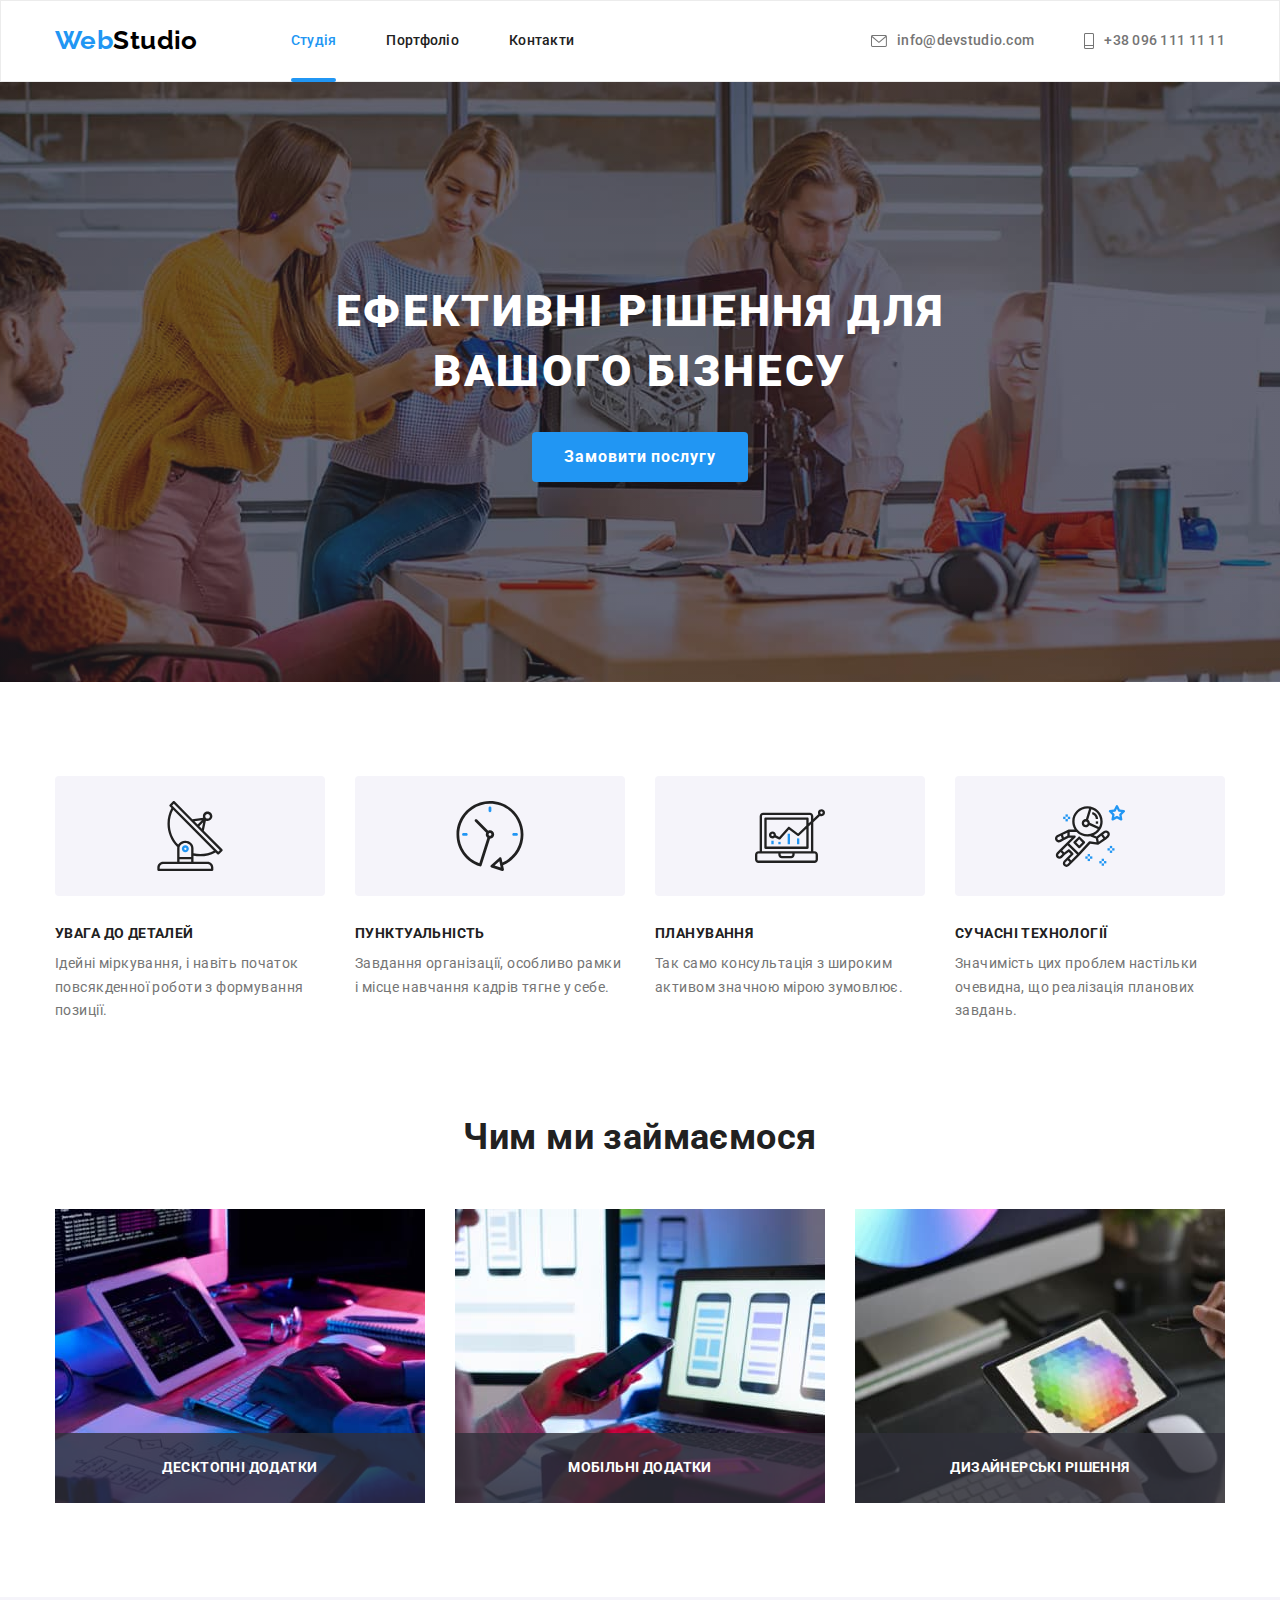
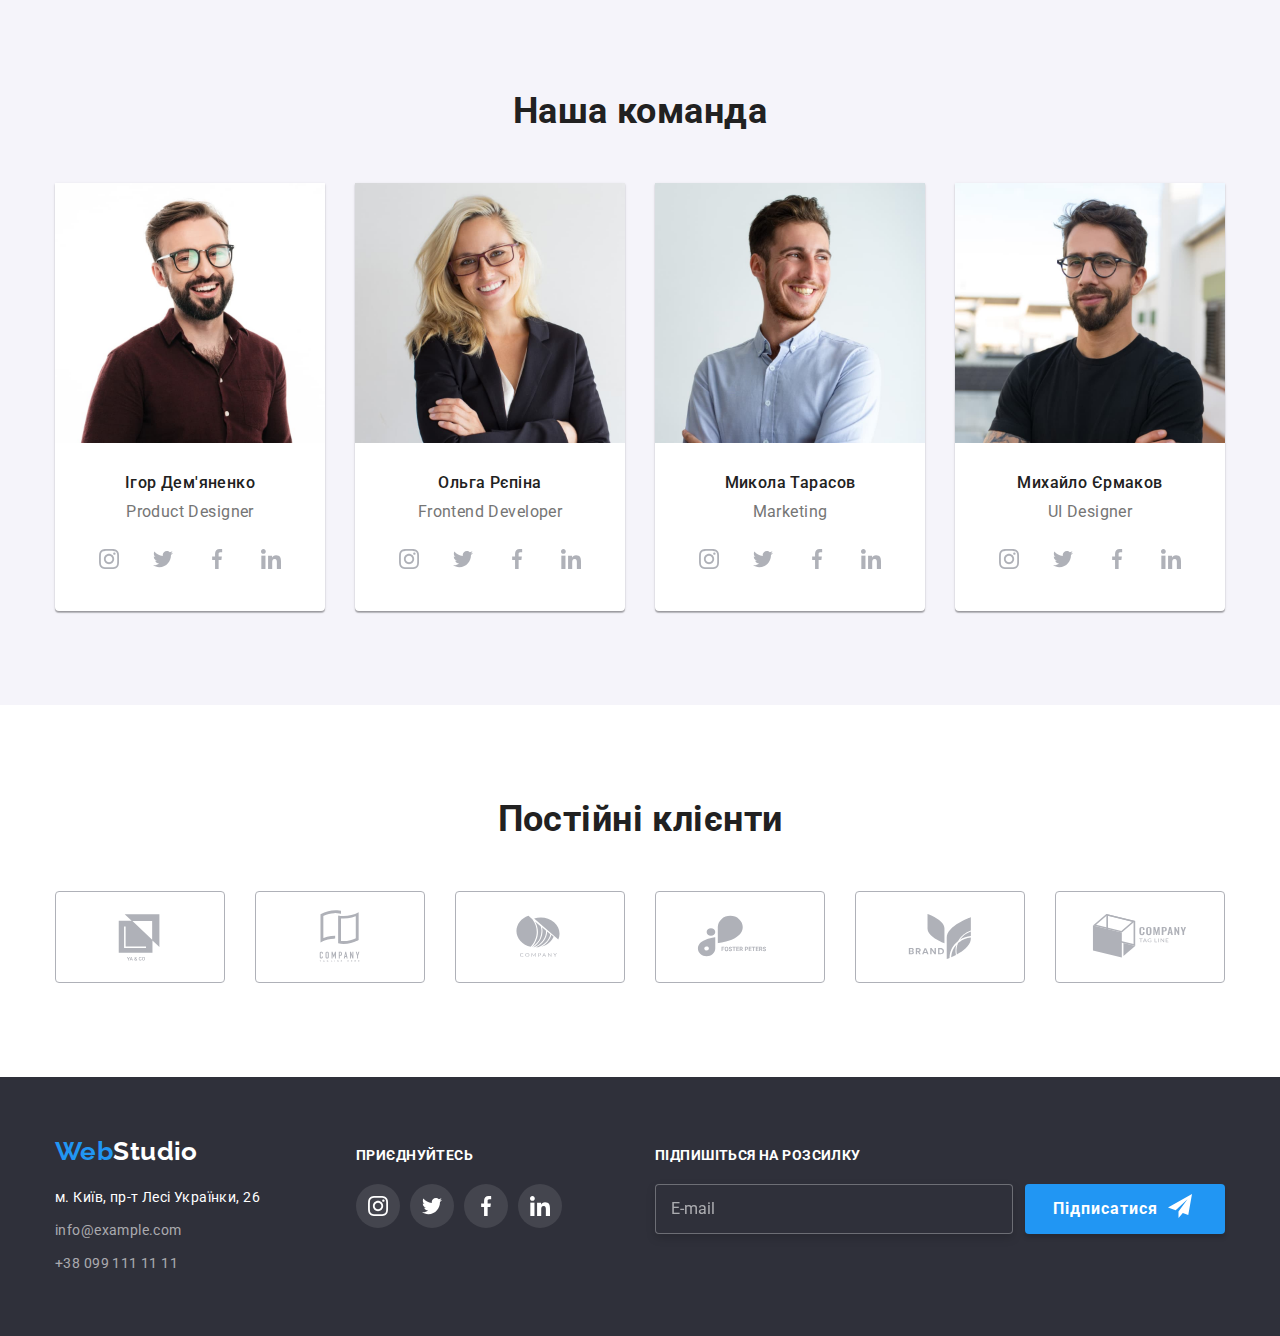
<file: index.html>
<!DOCTYPE html>
<html lang="uk">
  <head>
    <meta charset="UTF-8" />
    <meta http-equiv="X-UA-Compatible" content="IE=edge" />
    <meta name="viewport" content="width=device-width, initial-scale=1.0" />
    <link rel="preconnect" href="https://fonts.googleapis.com" />
    <link rel="preconnect" href="https://fonts.gstatic.com" crossorigin />
    <title>WebStudio</title>
    <!-- styles css -->
    <link
      href="https://fonts.googleapis.com/css2?family=Raleway:wght@700&family=Roboto:wght@400;500;700;900&display=swap"
      rel="stylesheet"
    />
    <link
      rel="stylesheet"
      href="https://cdnjs.cloudflare.com/ajax/libs/modern-normalize/1.1.0/modern-normalize.min.css"
    />
    <!-- <link rel="stylesheet" href="./css/styles.css" /> -->
    <link rel="stylesheet" href="./css/main.min.css">
  </head>
  <body>
    <!-- header -->
    <header class="studio-header">
      <div class="container">
        <nav class="menu-nav">
          <a class="logo-up link" href="./index.html">
            <span class="logo__part-color">Web</span>Studio</a
          >
          <ul class="menu-nav-list list">
            <li class="menu-nav__item">
              <a class="menu-nav__link link" href="./index.html"
                ><span class="link-active">Студія</span></a
              >
            </li>
            <li class="menu-nav__item">
              <a class="menu-nav__link link" href="portfolio.html">Портфоліо</a>
            </li>
            <li class="menu-nav__item">
              <a class="menu-nav__link link" href="">Контакти</a>
            </li>
          </ul>
        </nav>
        <ul class="list-contact list">
          <li class="list-contact__item">
            <a class="list-contact-link link" href="mailto:info@devstudio.com"
              ><svg class="header-contact-mail" width="16" height="12px">
                <use href="./images/sprite.svg#icon-mail"></use>
              </svg>
              info@devstudio.com</a
            >
          </li>
          <li class="list-contact__item">
            <a class="list-contact-link link" href="tel+380961111111"
              ><svg class="header-contact-phone" width="10px" height="16px">
                <use href="./images/sprite.svg#icon-phone"></use>
              </svg>
              +38 096 111 11 11</a
            >
          </li>
        </ul>
      </div>
    </header>
    <main>
      <!-- hero -->
      <section class="hero section">
        <div class="container">
          <h1 class="hero__title">Ефективні рішення для вашого бізнесу</h1>
          <button
            type="button"
            class="button-active hero-btn button "
            data-modal-open
          >
            Замовити послугу
          </button>
        </div>
      </section>
      <!-- techniligy -->
      <section class="technology section">
        <div class="container">
          <h2 class="visually-hidden">Переваги</h2>
          <ul class="technology-list list">
            <li class="technology-list__item">
              <div class="technology__icon">
                <svg class="technology__icon-pick">
                  <use
                    lang="en"
                    aria-label="icon antenna"
                    href="./images/sprite.svg#icon-antenna"
                  ></use>
                </svg>
              </div>
              <h3 class="technology__title">УВАГА ДО ДЕТАЛЕЙ</h3>
              <p class="technology__paragraph">
                Ідейні міркування, і навіть початок повсякденної роботи з
                формування позиції.
              </p>
            </li>
            <li class="technology-list__item">
              <div class="technology__icon">
                <svg class="technology__icon-pick">
                  <use
                    lang="en"
                    aria-label="icon clock"
                    href="./images/sprite.svg#icon-clock"
                  ></use>
                </svg>
              </div>
              <h3 class="technology__title">ПУНКТУАЛЬНІСТЬ</h3>
              <p class="technology__paragraph">
                Завдання організації, особливо рамки і місце навчання кадрів
                тягне у себе.
              </p>
            </li>
            <li class="technology-list__item">
              <div class="technology__icon">
                <svg class="technology__icon-pick">
                  <use
                    lang="en"
                    aria-label="icon diagram"
                    href="./images/sprite.svg#icon-diagram"
                  ></use>
                </svg>
              </div>
              <h3 class="technology__title">ПЛАНУВАННЯ</h3>
              <p class="technology__paragraph">
                Так само консультація з широким активом значною мірою зумовлює.
              </p>
            </li>
            <li class="technology-list__item">
              <div class="technology__icon">
                <svg class="technology__icon-pick">
                  <use
                    lang="en"
                    aria-label="icon astronaut"
                    href="./images/sprite.svg#icon-astronaut"
                  ></use>
                </svg>
              </div>
              <h3 class="technology__title">СУЧАСНІ ТЕХНОЛОГІЇ</h3>
              <p class="technology__paragraph">
                Значимість цих проблем настільки очевидна, що реалізація
                планових завдань.
              </p>
            </li>
          </ul>
        </div>
      </section>
      <!-- prezents -->
      <section class="prezents section">
        <div class="container">
          <h2 class="prezents_title">Чим ми займаємося</h2>
          <ul class="prezents-list list">
            <li class="prezents-list__item">
              <div class="prezents__position">
                <img
                  class="prezents-list__img"
                  src="./images/about-1.jpg"
                  alt="веб технології"
                  width="370"
                  height="294"
                />
                <div class="prezents_title-text">
                  <p>Десктопні додатки</p>
                </div>
              </div>
            </li>
            <li class="prezents-list__item">
              <div class="prezents__position">
                <img
                  class="prezents-list__img"
                  src="./images/about-2.jpg"
                  alt="адаптація для мобільних пристроїв"
                  width="370"
                  height="294"
                />
                <div class="prezents_title-text">
                  <p>Мобільні додатки</p>
                </div>
              </div>
            </li>
            <li class="prezents-list__item">
              <div class="prezents__position">
                <img
                  class="prezents-list__img"
                  src="./images/about-3.jpg"
                  alt="спільне середовище пк та мобільних пристроїв"
                  width="370"
                  height="294"
                />
                <div class="prezents_title-text">
                  <p>Дизайнерські рішення</p>
                </div>
              </div>
            </li>
          </ul>
        </div>
      </section>
      <!-- team -->
      <section class="team section">
        <div class="container">
          <h2 class="team__title">Наша команда</h2>
          <ul class="team-list list">
            <li class="team-list__item">
              <img
                class="team-list__img"
                src="./images/team/team-1.jpg"
                alt="Ігор Дем'яненко проджект менеджер"
                width="270"
                height="260"
              />
              <div class="card">
                <h3 class="team__title-name">Ігор Дем'яненко</h3>
                <p class="team__paragraph">Product Designer</p>
                <ul class="social-icon-list list">
                  <li class="social-link__item">
                    <a class="social-link" href=""
                      ><svg
                        lang="en"
                        aria-label="instagram icon"
                        class="social-link__icon"
                      >
                        <use href="./images/sprite.svg#icon-instagram"></use>
                      </svg>
                    </a>
                  </li>
                  <li class="social-link__item">
                    <a class="social-link" href=""
                      ><svg
                        lang="en"
                        aria-label="twitter icon"
                        class="social-link__icon"
                      >
                        <use href="./images/sprite.svg#icon-twitter"></use>
                      </svg>
                    </a>
                  </li>
                  <li class="social-link__item">
                    <a class="social-link" href=""
                      ><svg
                        lang="en"
                        aria-label="facebook icon"
                        class="social-link__icon"
                      >
                        <use href="./images/sprite.svg#icon-facebook"></use>
                      </svg>
                    </a>
                  </li>
                  <li class="social-link__item">
                    <a class="social-link" href=""
                      ><svg
                        lang="en"
                        aria-label="linkedim icon"
                        class="social-link__icon"
                      >
                        <use href="./images/sprite.svg#icon-linkedin"></use>
                      </svg>
                    </a>
                  </li>
                </ul>
              </div>
            </li>
            <li class="team-list__item">
              <img
                class="team-list__img"
                src="./images/team/team-2.jpg"
                alt="Ольга Рєпіна розробник"
                width="270"
                height="260"
              />
              <div class="card">
                <h3 class="team__title-name">Ольга Рєпіна</h3>
                <p class="team__paragraph">Frontend Developer</p>
                <ul class="social-icon-list list">
                  <li class="social-link__item">
                    <a class="social-link" href=""
                      ><svg
                        lang="en"
                        aria-label="instagram icon"
                        class="social-link__icon"
                      >
                        <use href="./images/sprite.svg#icon-instagram"></use>
                      </svg>
                    </a>
                  </li>
                  <li class="social-link__item">
                    <a class="social-link" href=""
                      ><svg
                        lang="en"
                        aria-label="twitter icon"
                        class="social-link__icon"
                      >
                        <use href="./images/sprite.svg#icon-twitter"></use>
                      </svg>
                    </a>
                  </li>
                  <li class="social-link__item">
                    <a class="social-link" href=""
                      ><svg
                        lang="en"
                        aria-label="facebook icon"
                        class="social-link__icon"
                      >
                        <use href="./images/sprite.svg#icon-facebook"></use>
                      </svg>
                    </a>
                  </li>
                  <li class="social-link__item">
                    <a class="social-link" href=""
                      ><svg
                        lang="en"
                        aria-label="linkedim icon"
                        class="social-link__icon"
                      >
                        <use href="./images/sprite.svg#icon-linkedin"></use>
                      </svg>
                    </a>
                  </li>
                </ul>
              </div>
            </li>
            <li class="team-list__item">
              <img
                class="team-list__img"
                src="./images/team/team-3.jpg"
                alt="Микола Тарасов маркетолог"
                width="270"
                height="260"
              />
              <div class="card">
                <h3 class="team__title-name">Микола Тарасов</h3>
                <p class="team__paragraph">Marketing</p>
                <ul class="social-icon-list list">
                  <li class="social-link__item">
                    <a class="social-link" href=""
                      ><svg
                        lang="en"
                        aria-label="instagram icon"
                        class="social-link__icon"
                      >
                        <use href="./images/sprite.svg#icon-instagram"></use>
                      </svg>
                    </a>
                  </li>
                  <li class="social-link__item">
                    <a class="social-link" href=""
                      ><svg
                        lang="en"
                        aria-label="twitter icon"
                        class="social-link__icon"
                      >
                        <use href="./images/sprite.svg#icon-twitter"></use>
                      </svg>
                    </a>
                  </li>
                  <li class="social-link__item">
                    <a class="social-link" href=""
                      ><svg
                        lang="en"
                        aria-label="facebook icon"
                        class="social-link__icon"
                      >
                        <use href="./images/sprite.svg#icon-facebook"></use>
                      </svg>
                    </a>
                  </li>
                  <li class="social-link__item">
                    <a class="social-link" href=""
                      ><svg
                        lang="en"
                        aria-label="linkedim icon"
                        class="social-link__icon"
                      >
                        <use href="./images/sprite.svg#icon-linkedin"></use>
                      </svg>
                    </a>
                  </li>
                </ul>
              </div>
            </li>
            <li class="team-list__item">
              <img
                class="team-list__img"
                src="./images/team/team-4.jpg"
                alt="Михайло Єрмаков дизайнер"
                width="270"
                height="260"
              />
              <div class="card">
                <h3 class="team__title-name">Михайло Єрмаков</h3>
                <p class="team__paragraph">UI Designer</p>
                <ul class="social-icon-list list">
                  <li class="social-link__item">
                    <a class="social-link" href=""
                      ><svg
                        lang="en"
                        aria-label="instagram icon"
                        class="social-link__icon"
                      >
                        <use href="./images/sprite.svg#icon-instagram"></use>
                      </svg>
                    </a>
                  </li>
                  <li class="social-link__item">
                    <a class="social-link" href=""
                      ><svg
                        lang="en"
                        aria-label="twitter icon"
                        class="social-link__icon"
                      >
                        <use href="./images/sprite.svg#icon-twitter"></use>
                      </svg>
                    </a>
                  </li>
                  <li class="social-link__item">
                    <a class="social-link" href=""
                      ><svg
                        lang="en"
                        aria-label="facebook icon"
                        class="social-link__icon"
                      >
                        <use href="./images/sprite.svg#icon-facebook"></use>
                      </svg>
                    </a>
                  </li>
                  <li class="social-link__item">
                    <a class="social-link" href=""
                      ><svg
                        lang="en"
                        aria-label="linkedim icon"
                        class="social-link__icon"
                      >
                        <use href="./images/sprite.svg#icon-linkedin"></use>
                      </svg>
                    </a>
                  </li>
                </ul>
              </div>
            </li>
          </ul>
        </div>
      </section>
      <!-- customers -->
      <section class="customers section">
        <div class="container">
          <h2 class="team__title">Постійні клієнти</h2>
          <ul class="customers-list list">
            <li class="customers-list-item">
              <a class="customer-link-icon" href="">
                <svg
                  lang="en"
                  aria-label="icon ya and co"
                  class="customers-icon-border"
                >
                  <use
                    class="customers-icon"
                    href="./images/sprite.svg#icon-ya-and-co"
                  ></use>
                </svg>
              </a>
            </li>
            <li class="customers-list-item">
              <a class="customer-link-icon" href="">
                <svg
                  lang="en"
                  aria-label="icon tagline company"
                  class="customers-icon-border"
                >
                  <use
                    class="customers-icon"
                    href="./images/sprite.svg#icon-tagline-company"
                  ></use>
                </svg>
              </a>
            </li>

            <li class="customers-list-item">
              <a class="customer-link-icon" href="">
                <svg
                  lang="en"
                  aria-label="icon company 3"
                  class="customers-icon-border"
                >
                  <use
                    class="customers-icon"
                    href="./images/sprite.svg#icon-company-3"
                  ></use>
                </svg>
              </a>
            </li>
            <li class="customers-list-item">
              <a class="customer-link-icon" href="">
                <svg
                  lang="en"
                  aria-label="icon foster peters"
                  class="customers-icon-border"
                >
                  <use
                    class="customers-icon"
                    href="./images/sprite.svg#icon-foster-peters"
                  ></use>
                </svg>
              </a>
            </li>
            <li class="customers-list-item">
              <a class="customer-link-icon" href="">
                <svg
                  lang="en"
                  aria-label="icon brand"
                  class="customers-icon-border"
                >
                  <use
                    class="customers-icon"
                    href="./images/sprite.svg#icon-brand"
                  ></use>
                </svg>
              </a>
            </li>
            <li class="customers-list-item">
              <a class="customer-link-icon" href="">
                <svg
                  lang="en"
                  aria-label="icon tl company"
                  class="customers-icon-border"
                >
                  <use
                    class="customers-icon"
                    href="./images/sprite.svg#icon-tl-company"
                  ></use>
                </svg>
              </a>
            </li>
          </ul>
        </div>
      </section>
    </main>
    <!-- footer -->
    <footer class="studio-footer">
      <div class="container">
        <address class="footer-address">
          <a class="link logo-down-link" href="./index.html">
            <span class="logo__part-color">Web</span>Studio</a
          >
          <ul class="list">
            <li class="address__item link">
              <a
                class="address address-nav-link link"
                href="https://goo.gl/maps/ZnqAECNUkRY8YoW6A"
                target="_blank"
                >м. Київ, пр-т Лесі Українки, 26</a
              >
            </li>
            <li class="address__item">
              <a
                class="address address-link link"
                href="mailto:info@example.com"
                >info@example.com</a
              >
            </li>
            <li class="address__item">
              <a class="address address-link link" href="tel:+380991111111"
                >+38 099 111 11 11</a
              >
            </li>
          </ul>
        </address>
        <div class="follow">
          <p class="follow__icon-title">приєднуйтесь</p>
          <ul class="social-icon-list list">
            <li class="social-link__item">
              <a class="social-link" href=""
                ><svg
                  lang="en"
                  aria-label="instagram icon"
                  class="social-link__icon footer-social__icon"
                >
                  <use href="./images/sprite.svg#icon-instagram"></use>
                </svg>
              </a>
            </li>
            <li class="social-link__item">
              <a class="social-link" href=""
                ><svg
                  lang="en"
                  aria-label="twitter icon"
                  class="social-link__icon footer-social__icon"
                >
                  <use href="./images/sprite.svg#icon-twitter"></use>
                </svg>
              </a>
            </li>
            <li class="social-link__item">
              <a class="social-link" href=""
                ><svg
                  lang="en"
                  aria-label="facebook icon"
                  class="social-link__icon footer-social__icon"
                >
                  <use href="./images/sprite.svg#icon-facebook"></use>
                </svg>
              </a>
            </li>
            <li class="social-link__item">
              <a class="social-link" href=""
                ><svg
                  lang="en"
                  aria-label="linkedim icon"
                  class="social-link__icon footer-social__icon"
                >
                  <use href="./images/sprite.svg#icon-linkedin"></use>
                </svg>
              </a>
            </li>
          </ul>
        </div>
        <form class="mail-form">
          <p class="mail-form__title">Підпишіться на розсилку</p>
          <div class="footer-form">
            <input
              required
              placeholder="E-mail"
              class="footer-form__enter-mail"
              type="email"
              name="user-mail"
              id="user-mail"
            />
            <button class="send-btn" type="submit">
              Підписатися
              <svg class="send__icon">
                <use
                  aria-label=""
                  href="./images/sprite.svg#icon-send"
                  width="24"
                  height="24"
                ></use>
              </svg>
            </button>
          </div>
        </form>
      </div>
    </footer>
    <!-- form -->
    <div class="backdrop is-hidden" data-modal>
      <form class="modal">
        <button type="button" class="modal__btn-close" data-modal-close>
          <svg class="modal__close-icon" width="18px" height="18px">
            <use href="./images/sprite.svg#modal-close-btn"></use>
          </svg>
        </button>
        <p class="modal__cta-title">Залиште свої дані, ми вам передзвонимо</p>
        <label class="modal__label-title" for="user-name"
          ><span class="modal__label-name">Ім'я</span></label
        >
        <div class="modal__input-position">
          <input
            required
            class="modal__input-name"
            type="text"
            name="user-name"
            id="user-name"
          />
          <svg class="modal__icon-input">
            <use href="./images/sprite.svg#icon-person"></use>
          </svg>
        </div>
        <label class="modal__label-title" for="user-phone"
          ><span class="modal__label-name">Телефон</span></label
        >
        <div class="modal__input-position">
          <input
            required
            class="modal__input-phone"
            type="tel"
            name="user-phone"
            id="user-phone"
            pattern="[0-9]{10}"
            title="xxxxxxxxxx"
          />
          <svg class="modal__icon-input">
            <use href="./images/sprite.svg#icon-phone-form"></use>
          </svg>
        </div>

        <label class="modal__label-title" for="user-email"
          ><span class="modal__label-name">Пошта</span></label
        >
        <div class="modal__input-position">
          <input
            required
            class="modal__input-mail"
            type="email"
            name="user-email"
            id="user-email"
          />
          <svg class="modal__icon-input">
            <use href="./images/sprite.svg#icon-email-form"></use>
          </svg>
        </div>
        <label class="modal__label-title" for="user-comment"
          ><span class="modal__label-name">Коментар</span></label
        >

        <textarea
          class="modal__input-coment"
          name="user-comment"
          id="user-comment"
          placeholder="Введіть текст"
        ></textarea>
        <div class="centre">
          <div class="agree">
            <label class="polity" for="agree">
              <input
                class="checkbox visually-hidden"
                required
                type="checkbox"
                name="topic"
                value="agree"
                id="agree"
                title="Дайте згоду"
              />
              <span class="checkbox__icon"> </span>
              Погоджуюся з розсилкою та приймаю
              <a class="checkbox__link" href="#">&nbsp;Умови договору</a>
            </label>
          </div>

          <button class="modal__btn-send" type="submit">Відправити</button>
        </div>
      </form>
    </div>
    <script src="./js/modal.js"></script>
  </body>
</html>
</file>
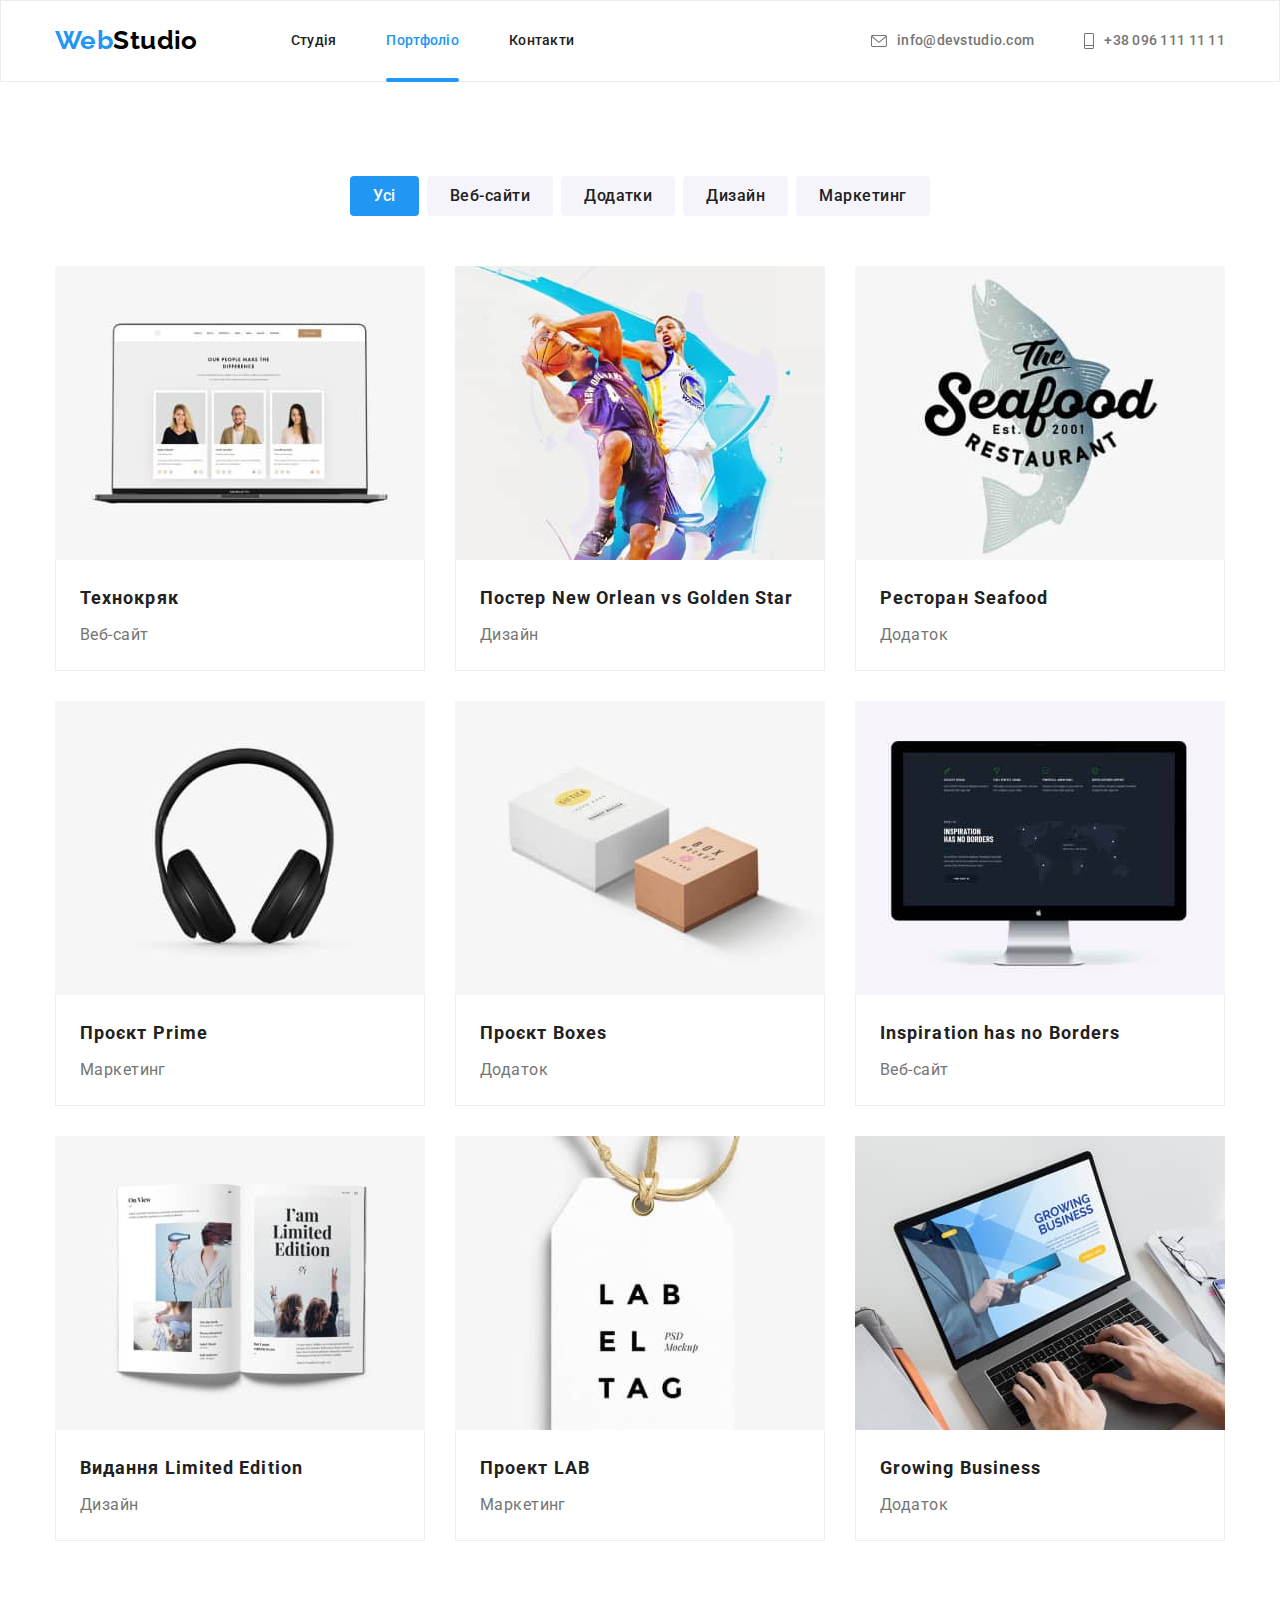
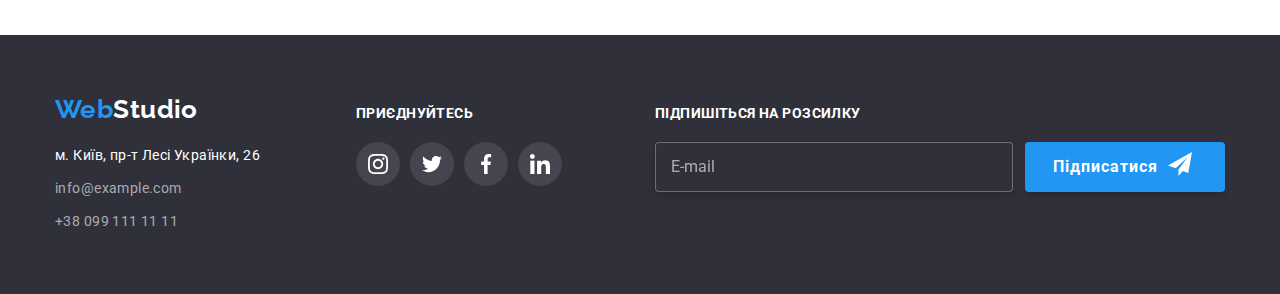
<file: portfolio.html>
<!DOCTYPE html>
<html lang="en">
  <head>
    <meta charset="UTF-8" />
    <meta http-equiv="X-UA-Compatible" content="IE=edge" />
    <meta name="viewport" content="width=device-width, initial-scale=1.0" />
    <link rel="preconnect" href="https://fonts.googleapis.com" />
    <link rel="preconnect" href="https://fonts.gstatic.com" crossorigin />
    <title>WebStudio</title>
    <!-- styles css -->
    <link
      href="https://fonts.googleapis.com/css2?family=Raleway:wght@700&family=Roboto:wght@400;500;700;900&display=swap"
      rel="stylesheet"
    />
    <link
      rel="stylesheet"
      href="https://cdnjs.cloudflare.com/ajax/libs/modern-normalize/1.1.0/modern-normalize.min.css"
    />
    <!-- <link rel="stylesheet" href="./css/styles.css" /> -->
    <link rel="stylesheet" href="./css/main.min.css" />
  </head>
  <body>
    <!-- header -->
    <header class="studio-header">
      <div class="container">
        <nav class="menu-nav">
          <a class="logo-up link" href="./index.html">
            <span class="logo__part-color">Web</span>Studio</a
          >
          <ul class="menu-nav-list list">
            <li class="menu-nav__item">
              <a class="menu-nav__link link" href="./index.html">Студія</a>
            </li>
            <li class="menu-nav__item">
              <a class="menu-nav__link link" href="portfolio.html"
                ><span class="link-active">Портфоліо</span></a
              >
            </li>
            <li class="menu-nav__item">
              <a class="menu-nav__link link" href="">Контакти</a>
            </li>
          </ul>
        </nav>
        <ul class="list-contact list">
          <li class="list-contact-item">
            <a class="list-contact-link link" href="mailto:info@devstudio.com"
              ><svg class="header-contact-mail" width="16" height="12px">
                <use href="./images/sprite.svg#icon-mail"></use>
              </svg>
              info@devstudio.com</a
            >
          </li>
          <li class="list-contact-item">
            <a class="list-contact-link link" href="tel+380961111111"
              ><svg class="header-contact-phone" width="10px" height="16px">
                <use href="./images/sprite.svg#icon-phone"></use>
              </svg>
              +38 096 111 11 11</a
            >
          </li>
        </ul>
      </div>
    </header>
    <main>
      <!-- project button -->
      <section class="project section">
        <div class="container">
          <h1 class="visually-hidden">Project</h1>
          <ul class="button-nav list">
            <li class="button-nav__item">
              <button type="button" class="button-active button-nav__link">
                Усі
              </button>
            </li>
            <li class="button-nav__item">
              <button type="button" class="button-nav__link">Веб-сайти</button>
            </li>
            <li class="button-nav__item">
              <button type="button" class="button-nav__link">Додатки</button>
            </li>
            <li class="button-nav__item">
              <button type="button" class="button-nav__link">Дизайн</button>
            </li>
            <li class="button-nav__item">
              <button type="button" class="button-nav__link">Маркетинг</button>
            </li>
          </ul>
          <!-- project-galery -->
          <ul class="project-list list">
            <li class="project-list__item">
              <a class="project-list__card link" href="#">
                <div class="project-list__position">
                  <img
                    class="project-list__img"
                    src="./images/portfolio/portfolio-1.jpg"
                    alt="зображення команди на ноутбуці"
                    width="370"
                  />
                  <p class="overlay">
                    Ресурс пропонує комплексні пропозиції з різним рівнем
                    функціоналу та сервісів. Все це дозволить відвідувачу
                    отримати вичерпні відомості про компанію чи приватну особу.
                  </p>
                </div>
                <div class="card">
                  <h3 class="project-list__title">Технокряк</h3>
                  <p class="project-item__paragraph">Веб-сайт</p>
                </div>
              </a>
            </li>
            <li class="project-list__item">
              <a class="project-list__card link" href="#">
                <div class="project-list__position">
                  <img
                    class="project-list__img"
                    src="./images/portfolio/portfolio-2.jpg"
                    alt="баскетболісти"
                    width="370"
                  />
                  <p class="overlay">
                    Ресурс пропонує комплексні пропозиції з різним рівнем
                    функціоналу та сервісів. Все це дозволить відвідувачу
                    отримати вичерпні відомості про компанію чи приватну особу.
                  </p>
                </div>
                <div class="card">
                  <h3 class="project-list__title">
                    Постер New Orlean vs Golden Star
                  </h3>
                  <p class="project-item__paragraph">Дизайн</p>
                </div>
              </a>
            </li>
            <li class="project-list__item">
              <a class="project-list__card link" href="#">
                <div class="project-list__position">
                  <img
                    class="project-list__img"
                    src="./images/portfolio/portfolio-3.jpg"
                    alt="риба"
                    width="370"
                  />
                  <p class="overlay">
                    Ресурс пропонує комплексні пропозиції з різним рівнем
                    функціоналу та сервісів. Все це дозволить відвідувачу
                    отримати вичерпні відомості про компанію чи приватну особу.
                  </p>
                </div>
                <div class="card">
                  <h3 class="project-list__title">Ресторан Seafood</h3>
                  <p class="project-item__paragraph">Додаток</p>
                </div>
              </a>
            </li>
            <li class="project-list__item">
              <a class="project-list__card link" href="#">
                <div class="project-list__position">
                  <img
                    class="project-list__img"
                    src="./images/portfolio/portfolio-4.jpg"
                    alt="навушники"
                    width="370"
                  />
                  <p class="overlay">
                    Ресурс пропонує комплексні пропозиції з різним рівнем
                    функціоналу та сервісів. Все це дозволить відвідувачу
                    отримати вичерпні відомості про компанію чи приватну особу.
                  </p>
                </div>
                <div class="card">
                  <h3 class="project-list__title">Проєкт Prime</h3>
                  <p class="project-item__paragraph">Маркетинг</p>
                </div>
              </a>
            </li>
            <li class="project-list__item">
              <a class="project-list__card link" href="#">
                <div class="project-list__position">
                  <img
                    class="project-list__img"
                    src="./images/portfolio/portfolio-5.jpg"
                    alt="коробки"
                    width="370"
                  />
                  <p class="overlay">
                    Ресурс пропонує комплексні пропозиції з різним рівнем
                    функціоналу та сервісів. Все це дозволить відвідувачу
                    отримати вичерпні відомості про компанію чи приватну особу.
                  </p>
                </div>
                <div class="card">
                  <h3 class="project-list__title">Проєкт Boxes</h3>
                  <p class="project-item__paragraph">Додаток</p>
                </div>
              </a>
            </li>
            <li class="project-list__item">
              <a class="project-list__card link" href="#">
                <div class="project-list__position">
                  <img
                    class="project-list__img"
                    src="./images/portfolio/portfolio-6.jpg"
                    alt="монітор мака"
                    width="370"
                  />
                  <p class="overlay">
                    Ресурс пропонує комплексні пропозиції з різним рівнем
                    функціоналу та сервісів. Все це дозволить відвідувачу
                    отримати вичерпні відомості про компанію чи приватну особу.
                  </p>
                </div>
                <div class="card">
                  <h3 class="project-list__title">Inspiration has no Borders</h3>
                  <p class="project-item__paragraph">Веб-сайт</p>
                </div>
              </a>
            </li>
            <li class="project-list__item">
              <a class="project-list__card link" href="#">
                <div class="project-list__position">
                  <img
                    class="project-list__img"
                    src="./images/portfolio/portfolio-7.jpg"
                    alt="книга"
                    width="370"
                  />
                  <p class="overlay">
                    Ресурс пропонує комплексні пропозиції з різним рівнем
                    функціоналу та сервісів. Все це дозволить відвідувачу
                    отримати вичерпні відомості про компанію чи приватну особу.
                  </p>
                </div>
                <div class="card">
                  <h3 class="project-list__title">Видання Limited Edition</h3>
                  <p class="project-item__paragraph">Дизайн</p>
                </div>
              </a>
            </li>

            <li class="project-list__item">
              <a class="project-list__card link" href="#">
                <div class="project-list__position">
                  <img
                    class="project-list__img"
                    src="./images/portfolio/portfolio-8.jpg"
                    alt="бейж"
                    width="370"
                  />
                  <p class="overlay">
                    Ресурс пропонує комплексні пропозиції з різним рівнем
                    функціоналу та сервісів. Все це дозволить відвідувачу
                    отримати вичерпні відомості про компанію чи приватну особу.
                  </p>
                </div>
                <div class="card">
                  <h3 class="project-list__title">Проект LAB</h3>
                  <p class="project-item__paragraph">Маркетинг</p>
                </div>
              </a>
            </li>
            <li class="project-list__item">
              <a class="project-list__card link" href="#">
                <div class="project-list__position">
                  <img
                    class="project-list__img"
                    src="./images/portfolio/portfolio-9.jpg"
                    alt="лендінг на ноутбуці"
                    width="370"
                  />
                  <p class="overlay">
                    Ресурс пропонує комплексні пропозиції з різним рівнем
                    функціоналу та сервісів. Все це дозволить відвідувачу
                    отримати вичерпні відомості про компанію чи приватну особу.
                  </p>
                </div>
                <div class="card link">
                  <h3 class="project-list__title">Growing Business</h3>
                  <p class="project-item__paragraph">Додаток</p>
                </div>
              </a>
            </li>
          </ul>
        </div>
      </section>
    </main>
    <!-- footer -->
    <footer class="studio-footer">
      <div class="container">
        <address class="footer-address">
          <a class="link logo-down-link" href="./index.html">
            <span class="logo__part-color">Web</span>Studio</a
          >
          <ul class="list">
            <li class="address__item link">
              <a
                class="address address-nav-link link"
                href="https://goo.gl/maps/ZnqAECNUkRY8YoW6A"
                target="_blank"
                >м. Київ, пр-т Лесі Українки, 26</a
              >
            </li>
            <li class="address__item">
              <a
                class="address address-link link"
                href="mailto:info@example.com"
                >info@example.com</a
              >
            </li>
            <li class="address__item">
              <a class="address address-link link" href="tel:+380991111111"
                >+38 099 111 11 11</a
              >
            </li>
          </ul>
        </address>
        <div class="follow">
          <p class="follow__icon-title">приєднуйтесь</p>
          <ul class="social-icon-list list">
            <li class="social-link__item">
              <a class="social-link" href=""
                ><svg
                  lang="en"
                  aria-label="instagram icon"
                  class="social-link__icon footer-social__icon"
                >
                  <use href="./images/sprite.svg#icon-instagram"></use>
                </svg>
              </a>
            </li>
            <li class="social-link__item">
              <a class="social-link" href=""
                ><svg
                  lang="en"
                  aria-label="twitter icon"
                  class="social-link__icon footer-social__icon"
                >
                  <use href="./images/sprite.svg#icon-twitter"></use>
                </svg>
              </a>
            </li>
            <li class="social-link__item">
              <a class="social-link" href=""
                ><svg
                  lang="en"
                  aria-label="facebook icon"
                  class="social-link__icon footer-social__icon"
                >
                  <use href="./images/sprite.svg#icon-facebook"></use>
                </svg>
              </a>
            </li>
            <li class="social-link__item">
              <a class="social-link" href=""
                ><svg
                  lang="en"
                  aria-label="linkedim icon"
                  class="social-link__icon footer-social__icon"
                >
                  <use href="./images/sprite.svg#icon-linkedin"></use>
                </svg>
              </a>
            </li>
          </ul>
        </div>
        <form class="mail-form">
          <p class="mail-form__title">Підпишіться на розсилку</p>
          <div class="footer-form">
            <input
              required
              placeholder="E-mail"
              class="footer-form__enter-mail"
              type="email"
              name="user-mail"
              id="user-mail"
            />
            <button class="send-btn" type="submit">
              Підписатися
              <svg class="send__icon">
                <use
                  aria-label=""
                  href="./images/sprite.svg#icon-send"
                  width="24"
                  height="24"
                ></use>
              </svg>
            </button>
          </div>
        </form>
      </div>
    </footer>
  </body>
</html>
</file>
<file: css/styles.css>
:root {
  --brend-color: #2196f3;
  --primery-text-color: #212121;
  --secondary-text-color: #757575;
  --color-text-dark-theme: #ffffff;
  --text-paragraph: "Roboto", sans-serif;
  --color-icon: #afb1b8;
  --transition-dur-fun: 250ms cubic-bezier(0.4, 0, 0.2, 1);
}

/* reset and normalize */

.visually-hidden {
  position: absolute;
  width: 1px;
  height: 1px;
  margin: -1px;
  border: 0;
  padding: 0;
  white-space: nowrap;
  clip-path: inset(100%);
  clip: rect(0 0 0 0);
  overflow: hidden;
}

*,
*::after,
*::before {
  box-sizing: inherit;
}

/* tamplate */

h1,
h2,
h3,
h4,
h5,
p {
  margin-top: 0;
  margin-bottom: 0;
}

ul,
li {
  margin-top: 0;
  margin-bottom: 0;
  padding-left: 0;
}

.link {
  text-decoration: none;
}

.list {
  list-style: none;
}

img {
  display: block;
  min-height: 100%;
  height: auto;
}

button {
  cursor: pointer;
}

.container {
  margin: 0 auto;
  width: 1200px;
  padding: 0 15px;
}

.section {
  padding-top: 94px;
  padding-bottom: 94px;
}

.studio-header .container {
  display: flex;
  align-items: center;
}

.menu-nav {
  display: flex;
  align-items: center;
}

.menu-nav-list {
  display: flex;
  gap: 50px;
}

.list-contact {
  display: flex;
  align-items: center;
  justify-content: center;
  gap: 50px;
  margin-left: auto;
}

.link-active {
  color: var(--brend-color);
}

html {
  box-sizing: border-box;
}

body {
  font-family: "Roboto", sans-serif;
  font-size: 14px;
  font-weight: 400;
  letter-spacing: 0.03em;
  color: var(--primery-text-color);
}

/* header */

.studio-header {
  border: 1px solid #ececec;
}

.logo__part-color {
  color: var(--brend-color);
}

.logo-up {
  font-family: "Raleway";
  font-weight: 700;
  font-size: 26px;
  line-height: 1.19;
  margin-right: 93px;
  color: #000000;
  padding-top: 24px;
  padding-bottom: 25px;
  transition: color var(--transition-dur-fun);
}

.menu-nav__link {
  display: inline-block;
  color: var(--primery-text-color);
  font-weight: 500;
  line-height: 1.14;
  letter-spacing: 0.02em;
  padding-top: 32px;
  padding-bottom: 32px;
  transition: color var(--transition-dur-fun);
  position: relative;
}

.list-contact-link {
  color: var(--secondary-text-color);
  font-weight: 500;
  line-height: 1.14px;
  letter-spacing: 0.02em;
  padding-top: 32px;
  padding-bottom: 32px;
  display: flex;
  align-items: center;
  justify-content: center;
  transition: color var(--transition-dur-fun);
}

.address-link:hover,
.studio-header a:hover,
.address-link:focus,
.studio-header a:focus,
.logo-down-link:hover,
.logo-down-link:focus {
  color: var(--brend-color);
}

.header-contact-phone,
.header-contact-mail {
  margin-right: 10px;
  fill: currentColor;
}

.link-active::after {
  content: "";
  position: absolute;
  display: block;
  width: 100%;
  height: 4px;
  left: 0;
  bottom: -1px;
  background-color: var(--brend-color);
  border-radius: 2px;
}

/* hero */

.hero {
  background-image: linear-gradient(
      rgba(47, 48, 58, 0.4),
      rgba(47, 48, 58, 0.4)
    ),
    url(../images/Img.jpg);
  background-size: cover;
  background-repeat: no-repeat;
  background-position: center;
  background-color: #2f303a;
  padding-top: 200px;
  padding-bottom: 200px;
  text-align: center;
  max-width: 1600px;
  margin: 0 auto;
}

.hero__title {
  color: var(--color-text-dark-theme);
  font-weight: 900;
  font-size: 44px;
  line-height: 1.36;
  letter-spacing: 0.06em;
  text-transform: uppercase;
  margin-bottom: 30px;
  margin-right: auto;
  margin-left: auto;
  width: 696px;
}

.hero-btn {
  font-family: "Roboto";
  font-style: normal;
  font-weight: 700;
  font-size: 16px;
  line-height: 1.88;
  align-items: center;
  text-align: center;
  letter-spacing: 0.06em;
  width: 216px;
  height: 50px;
  border-radius: 4px;
  border-color: transparent;
}
.container .button-active:hover,
.container .button-active:focus {
  background: #188ce8;
  box-shadow: 0px 4px 4px rgba(0, 0, 0, 0.15);
}
.button-nav__link:hover,
.button-nav__link:focus {
  background-color: var(--brend-color);
  color: var(--color-text-dark-theme);
  box-shadow: 0px 3px 1px rgba(0, 0, 0, 0.1), 0px 1px 2px rgba(0, 0, 0, 0.08),
    0px 2px 2px rgba(0, 0, 0, 0.12);
  border-radius: 4px;
}

.container .button-active {
  background-color: var(--brend-color);
  color: var(--color-text-dark-theme);
  transition: background-color var(--transition-dur-fun);
}

/* technology */

.technology-list {
  display: flex;
  gap: 30px;
}

.technology__icon {
  display: flex;
  align-items: center;
  justify-content: center;
  box-sizing: border-box;
  background: #f5f4fa;
  border-radius: 4px;
  margin-bottom: 30px;
  width: 270px;
  height: 120px;
}

.technology__icon-pick {
  width: 70px;
  height: 70px;
}

.technology-list__item {
  width: 270px;
}

.technology__title {
  line-height: 1.14;
  text-transform: uppercase;
  font-size: 14px;
  margin-bottom: 10px;
  color: var(--primery-text-color);
}

.technology__paragraph {
  line-height: 1.71;
  color: var(--secondary-text-color);
}

/* prezents */

.prezents {
  padding-top: 0;
}

.prezents_title {
  font-weight: 700;
  font-size: 36px;
  line-height: 1.16;
  text-align: center;
  margin-bottom: 50px;
}

.prezents-list {
  display: flex;
  align-items: center;
  justify-content: space-between;
  gap: 30px;
}

.prezents__position {
  position: relative;
}

.prezents_title-text {
  position: absolute;
  bottom: 0%;
  left: 0%;
  text-align: center;
  padding: 27px 0;
  font-weight: 700;
  line-height: 1.14;
  letter-spacing: 0.03em;
  text-transform: uppercase;
  color: var(--color-text-dark-theme);
  width: 100%;
  height: 70px;
  background-color: rgba(47, 48, 58, 0.8);
}

/* team */

.team {
  text-align: center;
  background-color: #f5f4fa;
}

.team-list {
  align-items: center;
  display: flex;
  gap: 30px;
}

.team-list__item {
  box-sizing: content-box;
  width: 270px;
  background: #ffffff;
  box-shadow: 0px 1px 3px rgba(0, 0, 0, 0.12), 0px 1px 1px rgba(0, 0, 0, 0.14),
    0px 2px 1px rgba(0, 0, 0, 0.2);
  border-radius: 0px 0px 4px 4px;
}

.team__title {
  font-weight: 700;
  font-size: 36px;
  line-height: 1.16;
  text-align: center;
  margin-bottom: 50px;
}

.card {
  padding: 30px 32px;
}

.team__title-name {
  font-weight: 500;
  font-size: 16px;
  line-height: 1.19;
  text-align: center;
  margin-bottom: 10px;
}

.team__paragraph {
  font-size: 16px;
  line-height: 1.19;
  text-align: center;
  margin-bottom: 16px;
  color: var(--secondary-text-color);
}

.social-link {
  display: flex;
  align-items: center;
  justify-content: center;
  width: 44px;
  height: 44px;
  border-radius: 50%;
  transition: background-color var(--transition-dur-fun);
}

.social-link:hover,
.social-link:focus {
  background-color: var(--brend-color);
  width: 44px;
  height: 44px;
  border-radius: 50%;
}

.social-icon-list {
  display: flex;
  align-items: center;
  justify-content: center;
  gap: 10px;
}

.social-link__icon {
  display: flex;
  align-items: center;
  justify-content: center;
  width: 20px;
  height: 20px;
  fill: var(--color-icon);
  transition: fill var(--transition-dur-fun);
}

.social-link:hover .social-link__icon,
.social-link:focus .social-link__icon {
  fill: var(--color-text-dark-theme);
}

/* our customers */

.customers {
  text-align: center;
}

.customers-list {
  display: flex;
  gap: 30px;
}

.customers-list-item {
  box-sizing: border-box;
  background-color: #fff;
}

.customers-icon {
  display: flex;
  align-items: center;
  justify-content: center;
  fill: #afb1b8;
  transition: fill var(--transition-dur-fun);
}

.customers-icon-border {
  width: 106px;
  height: 60px;
}

.customer-link-icon {
  display: flex;
  align-items: center;
  justify-content: center;
  box-sizing: border-box;
  width: 170px;
  height: 92px;
  border: 1px solid #afb1b8;
  border-radius: 4px;
  background-color: #fff;
  transition: border var(--transition-dur-fun);
}

.customer-link-icon:hover,
.customer-link-icon:focus {
  border: 1px solid var(--brend-color);
}

.customer-link-icon:hover .customers-icon,
.customer-link-icon:focus .customers-icon {
  fill: var(--brend-color);
}

/* project */

.project-list__card {
  display: block;
  transition: box-shadow var(--transition-dur-fun);
}

.project-list__card:hover,
.project-list__card:focus {
  box-shadow: 0px 1px 1px rgba(0, 0, 0, 0.12), 0px 4px 4px rgba(0, 0, 0, 0.06),
    1px 4px 6px rgba(0, 0, 0, 0.16);
}

.button-nav {
  display: flex;
  justify-content: center;
  gap: 8px;
  margin-bottom: 50px;
}

.button-nav__link {
  font-family: var(--text-paragraph);
  background: #f5f4fa;
  padding: 6px 22px;
  border-radius: 4px;
  border: 1px solid transparent;
  font-weight: 500;
  font-size: 16px;
  line-height: 1.62;
  text-align: center;
  letter-spacing: 0.03em;
  color: #212121;
  transition: background-color var(--transition-dur-fun),
    color var(--transition-dur-fun), box-shadow var(--transition-dur-fun);
}

.project-list {
  display: flex;
  gap: 30px;
  flex-wrap: wrap;
}

.project-list__item {
  box-sizing: border-box;
  width: 370px;
}

.project-list .card {
  padding: 20px 24px;
  background-color: #fff;
  border-right: 1px solid #eeeeee;
  border-bottom: 1px solid #eeeeee;
  border-left: 1px solid #eeeeee;
}

.project-list__title {
  font-weight: 700;
  font-size: 18px;
  line-height: 2;
  letter-spacing: 0.06em;
  margin-bottom: 4px;
  color: var(--primery-text-color);
}

.project-item__paragraph {
  font-size: 16px;
  line-height: 1.87;
  color: var(--secondary-text-color);
}
.project-list__position {
  position: relative;
  overflow: hidden;
}

.overlay {
  position: absolute;
  top: 0;
  left: 0;
  width: 100%;
  height: 100%;
  padding: 63px 24px;
  background-color: rgba(33, 150, 243, 0.9);
  font-style: normal;
  font-weight: 400;
  font-size: 18px;
  line-height: 1.56;
  color: var(--color-text-dark-theme);
  overflow: auto;
  transform: translateY(100%);
  transition: transform var(--transition-dur-fun);
}

.project-list__card:hover .overlay,
.project-list__card:focus .overlay {
  transform: translateY(0);
}

/* footer */

.studio-footer {
  background-color: #2f303a;
  padding-top: 60px;
  padding-bottom: 60px;
}

.studio-footer .container {
  display: flex;
  align-items: baseline;
}

.footer-address {
  width: 231px;
}

.address {
  font-style: normal;
}

.logo-down-link {
  display: inline-block;
  font-style: normal;
  font-family: "Raleway";
  font-weight: 700;
  font-size: 26px;
  line-height: 1.14;
  color: #ffffff;
  margin-bottom: 20px;
  transition: color var(--transition-dur-fun);
}

.address-nav-link {
  display: inline-block;
  line-height: 1.71;
  color: var(--color-text-dark-theme);
}

.address-link {
  display: inline-block;
  line-height: 1.71;
  color: rgba(255, 255, 255, 0.6);
  transition: color var(--transition-dur-fun);
}

.address__item:not(:last-child) {
  margin-bottom: 9px;
}

.follow {
  align-items: center;
  justify-content: center;
  margin-left: 70px;
  margin-right: 93px;
}

.follow__icon-title {
  font-style: normal;
  font-weight: 700;
  line-height: 1.14;
  text-transform: uppercase;
  color: var(--color-text-dark-theme);
  margin-bottom: 20px;
}

.follow .social-link {
  background: rgba(255, 255, 255, 0.1);
  transition: background-color var(--transition-dur-fun);
}

.footer-social__icon {
  fill: #ffffff;
}

.follow .social-link:hover,
.follow .social-link:focus {
  background-color: var(--brend-color);
}

/* mail-form */

.footer-form {
  display: flex;
  width: 100%;
}

.mail-form__title {
  font-weight: 700;
  line-height: 1.14;
  text-transform: uppercase;
  color: var(--color-text-dark-theme);
  margin-bottom: 20px;
}

.footer-form__enter-mail {
  display: inline-block;
  align-items: center;
  width: 358px;
  height: 50px;
  border: 1px solid rgba(255, 255, 255, 0.3);
  filter: drop-shadow(0px 4px 4px rgba(0, 0, 0, 0.15));
  border-radius: 4px;
  margin-right: 12px;
  background-color: #2f303a;
  color: var(--color-text-dark-theme);
  padding: 15px;
  outline: none;
  transition: border-color var(--transition-dur-fun);
}

.footer-form__enter-mail::placeholder {
  font-size: 16px;
  line-height: 1.25;
  align-items: center;
  color: rgba(255, 255, 255, 0.6);
}

.footer-form__enter-mail:focus-within {
  border-color: var(--brend-color);
}

.send-btn {
  padding: 10px 28px;
  width: 200px;
  height: 50px;
  background-color: var(--brend-color);
  color: var(--color-text-dark-theme);
  box-shadow: 0px 4px 4px rgba(0, 0, 0, 0.15);
  border-radius: 4px;
  border: transparent;
  font-weight: 700;
  font-size: 16px;
  line-height: 1.88;
  display: flex;
  letter-spacing: 0.06em;
}

.send__icon {
  width: 100%;
  height: 100%;
  margin-left: 10px;
}

/* modal */

.backdrop {
  position: fixed;
  top: 0;
  left: 0;
  width: 100%;
  height: 100%;
  z-index: 999;
  background-color: rgba(0, 0, 0, 0.2);
  transition: opacity var(--transition-dur-fun),
    visibility var(--transition-dur-fun);
}

.backdrop.is-hidden {
  visibility: hidden;
  opacity: 0;
  pointer-events: none;
}

.modal {
  width: 528px;
  position: absolute;
  top: 50%;
  left: 50%;
  transform: translate(-50%, -50%);
  background-color: var(--color-text-dark-theme);
  padding: 40px;
}

.modal__btn-close {
  position: absolute;
  top: 8px;
  right: 8px;
  display: flex;
  align-items: center;
  justify-content: center;
  width: 30px;
  height: 30px;
  border-radius: 50%;
  background: var(--color-text-dark-theme);
  border: 1px solid rgba(0, 0, 0, 0.1);
  padding: 0;
  transform: fill var(--transition-dur-fun);
}

.modal__close-icon {
  transition: fill var(--transition-dur-fun);
}

.modal__cta-title {
  font-weight: 700;
  margin-bottom: 12px;
  text-align: center;
  font-size: 20px;
  line-height: 1.15;
  color: var(--primery-text-color);
}

.modal__label-title {
  display: block;
  margin-bottom: 4px;
  color: var(--secondary-text-color);
}

.modal__input-name,
.modal__input-phone,
.modal__input-mail {
  display: block;
  width: 100%;
  height: 40px;
  border: 1px solid rgba(33, 33, 33, 0.2);
  border-radius: 4px;
  padding-left: 42px;
  color: var(--primery-text-color);
  outline: none;
  transition: border-color var(--transition-dur-fun);
}

.modal__input-name:focus-within,
.modal__input-phone:focus-within,
.modal__input-mail:focus-within {
  border-color: var(--brend-color);
}

.modal__input-position {
  display: block;
  position: relative;
  margin-bottom: 10px;
}

.modal__icon-input {
  position: absolute;
  top: 0;
  left: 0;
  width: 18px;
  height: 18px;
  margin: 11px;
  transition: fill var(--transition-dur-fun);
}
.user-name {
  display: block;
  margin-bottom: 10px;
}

.modal__input-coment {
  width: 100%;
  height: 120px;
  padding: 16px;
  outline: none;
}

.modal__input-coment:focus-within {
  border-color: var(--brend-color);
}

textarea {
  display: block;
  resize: none;
  border: 1px solid rgba(33, 33, 33, 0.2);
  border-radius: 4px;
  margin-bottom: 20px;
}

.modal__input-coment::placeholder {
  font-size: 12px;
  line-height: 1.16;
  letter-spacing: 0.01em;
  color: rgba(117, 117, 117, 0.5);
}

.polity {
  display: flex;
  align-items: center;
  justify-content: center;
  font-family: "Roboto";
  font-style: normal;
  margin-bottom: 30px;
  font-weight: 400;
  font-size: 14px;
  line-height: 1.71px;
  letter-spacing: 0.03em;
  color: var(--secondary-text-color);
}

.checkbox-title {
  font-family: "Roboto";
  font-style: normal;
  font-weight: 400;
  font-size: 14px;
  line-height: 1.71;
  color: #757575;
}
.checkbox__link {
  color: var(--brend-color);
}

.checkbox__icon {
  display: inline-block;
  width: 16px;
  height: 15px;
  margin-right: 7px;
  border: 2px solid var(--primery-text-color);
  border-radius: 2px;
}

.checkbox:checked + .checkbox__icon {
  border-color: var(--brend-color);
  background-color: var(--brend-color);
  background-image: url(../images/icon-check.svg);
  background-size: contain;
  background-repeat: no-repeat;
  background-origin: border-box;
}

.modal__btn-send {
  /* display: block; */
  width: 200px;
  height: 50px;
  left: 700px;
  top: 712px;
  color: var(--color-text-dark-theme);
  background: #2196f3;
  box-shadow: 0px 4px 4px rgba(0, 0, 0, 0.15);
  border-radius: 4px;
  border-color: transparent;
}

.centre {
  align-items: center;
  justify-content: center;
  text-align: center;
}

.modal__input-position:focus-within {
  fill: var(--brend-color);
}

.modal__btn-close:hover .modal__close-icon,
.modal__btn-close:focus .modal__close-icon {
  fill: var(--brend-color);
}
</file>
<file: css/main.min.css>
:root{--brend-color: #2196f3;--primery-text-color: #212121;--secondary-text-color: #757575;--color-text-dark-theme: #ffffff;--text-paragraph: "Roboto", sans-serif;--color-icon: #afb1b8;--transition-dur-fun: 250ms cubic-bezier(0.4, 0, 0.2, 1)}.visually-hidden{position:absolute;width:1px;height:1px;margin:-1px;border:0;padding:0;white-space:nowrap;clip-path:inset(100%);clip:rect(0 0 0 0);overflow:hidden}.customer-link-icon,.customers-icon,.technology__icon,.list-contact-link,.list-contact,.polity,.modal__btn-close,.social-link__icon,.social-icon-list,.social-link,.button-nav{display:flex;justify-content:center}*,*::after,*::before{box-sizing:inherit}h1,h2,h3,h4,h5,p{margin-top:0;margin-bottom:0}ul,li{margin-top:0;margin-bottom:0;padding-left:0}.link{text-decoration:none}.list{list-style:none}img{display:block;min-height:100%;height:auto}button{cursor:pointer}.link-active{color:var(--brend-color)}.link-active::after{content:"";position:absolute;display:block;width:100%;height:4px;left:0;bottom:-1px;background-color:var(--brend-color);border-radius:2px}html{box-sizing:border-box}body{font-family:"Roboto",sans-serif;font-size:14px;font-weight:400;letter-spacing:.03em;color:var(--primery-text-color)}.section{padding-top:94px;padding-bottom:94px}.container{margin:0 auto;width:1200px;padding:0 15px}.logo__part-color{color:var(--brend-color)}.logo-up{font-family:"Raleway";font-size:26px;font-weight:700;line-height:1.19;margin-right:93px;color:#000;padding-top:24px;padding-bottom:25px;transition:color var(--transition-dur-fun)}.logo-down-link{display:inline-block;font-style:normal;font-family:"Raleway";font-size:26px;font-weight:700;line-height:1.14;color:#fff;margin-bottom:20px;transition:color var(--transition-dur-fun)}.logo-down-link:hover,.logo-down-link:focus{color:var(--brend-color)}.hero-btn{font-family:"Roboto";font-style:normal;font-size:16px;font-weight:700;line-height:1.88;align-items:center;text-align:center;letter-spacing:.06em;width:216px;height:50px;border-radius:4px;border-color:rgba(0,0,0,0)}.button-nav{gap:8px;margin-bottom:50px}.button-nav__link{font-family:var(--text-paragraph);background:#f5f4fa;padding:6px 22px;border-radius:4px;border:1px solid rgba(0,0,0,0);font-size:16px;font-weight:500;line-height:1.62;text-align:center;letter-spacing:.03em;color:#212121;transition:background-color var(--transition-dur-fun),color var(--transition-dur-fun),box-shadow var(--transition-dur-fun)}.button-nav__link:hover,.button-nav__link:focus{background-color:var(--brend-color);color:var(--color-text-dark-theme);box-shadow:0px 3px 1px rgba(0,0,0,.1),0px 1px 2px rgba(0,0,0,.08),0px 2px 2px rgba(0,0,0,.12);border-radius:4px}.send-btn{padding:10px 28px;width:200px;height:50px;background-color:var(--brend-color);color:var(--color-text-dark-theme);box-shadow:0px 4px 4px rgba(0,0,0,.15);border-radius:4px;border:rgba(0,0,0,0);font-size:16px;font-weight:700;line-height:1.88;display:flex;letter-spacing:.06em}.modal__btn-send{width:200px;height:50px;left:700px;top:712px;color:var(--color-text-dark-theme);background:#2196f3;box-shadow:0px 4px 4px rgba(0,0,0,.15);border-radius:4px;border-color:rgba(0,0,0,0)}.button-active{background-color:var(--brend-color);color:var(--color-text-dark-theme);transition:background-color var(--transition-dur-fun)}.button-active:hover,.button-active:focus{background:#188ce8;box-shadow:0px 4px 4px rgba(0,0,0,.15)}.social-link{align-items:center;width:44px;height:44px;border-radius:50%;transition:background-color var(--transition-dur-fun)}.social-link:hover,.social-link:focus{background-color:var(--brend-color);width:44px;height:44px;border-radius:50%}.social-icon-list{align-items:center;gap:10px}.social-link__icon{align-items:center;width:20px;height:20px;fill:var(--color-icon);transition:fill var(--transition-dur-fun)}.social-link:hover .social-link__icon,.social-link:focus .social-link__icon{fill:var(--color-text-dark-theme)}.follow{align-items:center;justify-content:center;margin-left:70px;margin-right:93px}.follow__icon-title{font-style:normal;font-weight:700;line-height:1.14;text-transform:uppercase;color:var(--color-text-dark-theme);margin-bottom:20px}.footer-social__icon{fill:#fff}.social-link{background:rgba(255,255,255,.1);transition:background-color var(--transition-dur-fun)}.social-link:hover,.social-link:focus{background-color:var(--brend-color)}.mail-form__title{font-size:14px;font-weight:700;line-height:1.14;text-transform:uppercase;color:var(--color-text-dark-theme);margin-bottom:20px}.footer-form__enter-mail{display:inline-block;align-items:center;width:358px;height:50px;border:1px solid rgba(255,255,255,.3);filter:drop-shadow(0px 4px 4px rgba(0, 0, 0, 0.15));border-radius:4px;margin-right:12px;background-color:#2f303a;color:var(--color-text-dark-theme);padding:15px;outline:none;transition:border-color var(--transition-dur-fun)}.footer-form__enter-mail::placeholder{font-size:16px;line-height:1.25;align-items:center;color:rgba(255,255,255,.6)}.footer-form__enter-mail:focus-within{border-color:var(--brend-color)}.send__icon{width:100%;height:100%;margin-left:10px}.backdrop{position:fixed;top:0;left:0;width:100%;height:100%;z-index:999;background-color:rgba(0,0,0,.2);transition:opacity var(--transition-dur-fun),visibility var(--transition-dur-fun)}.backdrop.is-hidden{visibility:hidden;opacity:0;pointer-events:none}.modal{width:528px;position:absolute;top:50%;left:50%;transform:translate(-50%, -50%);background-color:var(--color-text-dark-theme);padding:40px}.modal__btn-close{position:absolute;top:8px;right:8px;align-items:center;width:30px;height:30px;border-radius:50%;background:var(--color-text-dark-theme);border:1px solid rgba(0,0,0,.1);padding:0;transform:fill var(--transition-dur-fun)}.modal__close-icon{transition:fill var(--transition-dur-fun)}.modal__btn-close:hover .modal__close-icon,.modal__btn-close:focus .modal__close-icon{fill:var(--brend-color)}.modal__cta-title{font-size:20px;font-weight:700;margin-bottom:12px;text-align:center;line-height:1.15;color:var(--primery-text-color)}.modal__label-title{display:block;margin-bottom:4px;color:var(--secondary-text-color)}.modal__input-name,.modal__input-phone,.modal__input-mail{display:block;width:100%;height:40px;border:1px solid rgba(33,33,33,.2);border-radius:4px;padding-left:42px;color:var(--primery-text-color);outline:none;transition:border-color var(--transition-dur-fun)}.modal__input-name:focus-within,.modal__input-phone:focus-within,.modal__input-mail:focus-within{border-color:var(--brend-color)}.modal__input-position{display:block;position:relative;margin-bottom:10px}.modal__input-position:focus-within{fill:var(--brend-color)}.modal__icon-input{position:absolute;top:0;left:0;width:18px;height:18px;margin:11px;transition:fill var(--transition-dur-fun)}.user-name{display:block;margin-bottom:10px}.modal__input-coment{width:100%;height:120px;padding:16px;outline:none}.modal__input-coment:focus-within{border-color:var(--brend-color)}.modal__input-coment::placeholder{font-size:12px;line-height:1.16;letter-spacing:.01em;color:rgba(117,117,117,.5)}textarea{display:block;resize:none;border:1px solid rgba(33,33,33,.2);border-radius:4px;margin-bottom:20px}.polity{align-items:center;font-family:"Roboto";font-style:normal;margin-bottom:30px;font-size:14px;font-weight:400;line-height:1.71px;letter-spacing:.03em;color:var(--secondary-text-color)}.checkbox-title{font-family:"Roboto";font-style:normal;font-size:14px;font-weight:400;line-height:1.71;color:#757575}.checkbox__link{color:var(--brend-color)}.checkbox__icon{display:inline-block;width:16px;height:15px;margin-right:7px;border:2px solid var(--primery-text-color);border-radius:2px}.checkbox:checked+.checkbox__icon{border-color:var(--brend-color);background-color:var(--brend-color);background-image:url(../images/icon-check.svg);background-size:contain;background-repeat:no-repeat;background-origin:border-box}.centre{align-items:center;justify-content:center;text-align:center}.studio-header{border:1px solid #ececec}.studio-header .container{display:flex;align-items:center}.studio-header a:hover,.studio-header a:focus{color:var(--brend-color)}.menu-nav{display:flex;align-items:center}.menu-nav-list{display:flex;gap:50px}.list-contact{align-items:center;gap:50px;margin-left:auto}.menu-nav__link{display:inline-block;color:var(--primery-text-color);font-weight:500;line-height:1.14;letter-spacing:.02em;padding-top:32px;padding-bottom:32px;transition:color var(--transition-dur-fun);position:relative}.list-contact-link{color:var(--secondary-text-color);font-weight:500;line-height:1.14px;letter-spacing:.02em;padding-top:32px;padding-bottom:32px;align-items:center;transition:color var(--transition-dur-fun)}.header-contact-phone,.header-contact-mail{margin-right:10px;fill:currentColor}.hero{background-image:linear-gradient(rgba(47, 48, 58, 0.4), rgba(47, 48, 58, 0.4)),url(../images/Img.jpg);background-size:cover;background-repeat:no-repeat;background-position:center;background-color:#2f303a;padding-top:200px;padding-bottom:200px;text-align:center;max-width:1600px;margin:0 auto}.hero__title{color:var(--color-text-dark-theme);font-size:44px;font-weight:900;line-height:1.36;letter-spacing:.06em;text-transform:uppercase;margin-bottom:30px;margin-right:auto;margin-left:auto;width:696px}.technology-list{display:flex;gap:30px}.technology__icon{align-items:center;box-sizing:border-box;background:#f5f4fa;border-radius:4px;margin-bottom:30px;width:270px;height:120px}.technology__icon-pick{width:70px;height:70px}.technology-list__item{width:270px}.technology__title{line-height:1.14;text-transform:uppercase;font-size:14px;margin-bottom:10px;color:var(--primery-text-color)}.technology__paragraph{line-height:1.71;color:var(--secondary-text-color)}.prezents{padding-top:0}.prezents_title{font-weight:700;font-size:36px;line-height:1.16;text-align:center;margin-bottom:50px}.prezents-list{display:flex;align-items:center;justify-content:space-between;gap:30px}.prezents__position{position:relative}.prezents_title-text{position:absolute;bottom:0%;left:0%;text-align:center;padding:27px 0;font-weight:700;line-height:1.14;letter-spacing:.03em;text-transform:uppercase;color:var(--color-text-dark-theme);width:100%;height:70px;background-color:rgba(47,48,58,.8)}.team{text-align:center;background-color:#f5f4fa}.team-list{align-items:center;display:flex;gap:30px}.team-list__item{box-sizing:content-box;width:270px;background:#fff;box-shadow:0px 1px 3px rgba(0,0,0,.12),0px 1px 1px rgba(0,0,0,.14),0px 2px 1px rgba(0,0,0,.2);border-radius:0px 0px 4px 4px}.team__title{font-size:36px;font-weight:700;line-height:1.16;text-align:center;margin-bottom:50px}.card{padding:30px 32px}.team__title-name{font-size:16px;font-weight:500;line-height:1.19;text-align:center;margin-bottom:10px}.team__paragraph{font-size:16px;line-height:1.19;text-align:center;margin-bottom:16px;color:var(--secondary-text-color)}.customers{text-align:center}.customers-list{display:flex;gap:30px}.customers-list-item{box-sizing:border-box;background-color:#fff}.customers-icon{align-items:center;fill:#afb1b8;transition:fill var(--transition-dur-fun)}.customer-link-icon:hover .customers-icon,.customer-link-icon:focus .customers-icon{fill:var(--brend-color)}.customers-icon-border{width:106px;height:60px}.customer-link-icon{align-items:center;box-sizing:border-box;width:170px;height:92px;border:1px solid #afb1b8;border-radius:4px;background-color:#fff;transition:border var(--transition-dur-fun)}.customer-link-icon:hover,.customer-link-icon:focus{border:1px solid var(--brend-color)}.project-list__card{display:block;transition:box-shadow var(--transition-dur-fun)}.project-list__card:hover,.project-list__card:focus{box-shadow:0px 1px 1px rgba(0,0,0,.12),0px 4px 4px rgba(0,0,0,.06),1px 4px 6px rgba(0,0,0,.16)}.project-list{display:flex;gap:30px;flex-wrap:wrap}.project-list .card{padding:20px 24px;background-color:#fff;border-right:1px solid #eee;border-bottom:1px solid #eee;border-left:1px solid #eee}.project-list__item{box-sizing:border-box;width:370px}.project-list__title{font-size:18px;font-weight:700;line-height:2;letter-spacing:.06em;margin-bottom:4px;color:var(--primery-text-color)}.project-item__paragraph{font-size:16px;line-height:1.87;color:var(--secondary-text-color)}.project-list__position{position:relative;overflow:hidden}.overlay{position:absolute;top:0;left:0;width:100%;height:100%;padding:63px 24px;background-color:rgba(33,150,243,.9);font-style:normal;font-size:18px;font-weight:400;line-height:1.56;color:var(--color-text-dark-theme);overflow:auto;transform:translateY(100%);transition:transform var(--transition-dur-fun)}.project-list__card:hover .overlay,.project-list__card:focus .overlay{transform:translateY(0)}.studio-footer{background-color:#2f303a;padding-top:60px;padding-bottom:60px}.studio-footer .container{display:flex;align-items:baseline}.footer-address{width:231px}.address{font-style:normal}.address-nav-link{display:inline-block;line-height:1.71;color:var(--color-text-dark-theme)}.address-link{display:inline-block;line-height:1.71;color:rgba(255,255,255,.6);transition:color var(--transition-dur-fun)}.address-link:hover,.address-link:focus{color:var(--brend-color)}.address__item:not(:last-child){margin-bottom:9px}.footer-form{display:flex;width:100%}/*# sourceMappingURL=main.min.css.map */
</file>
